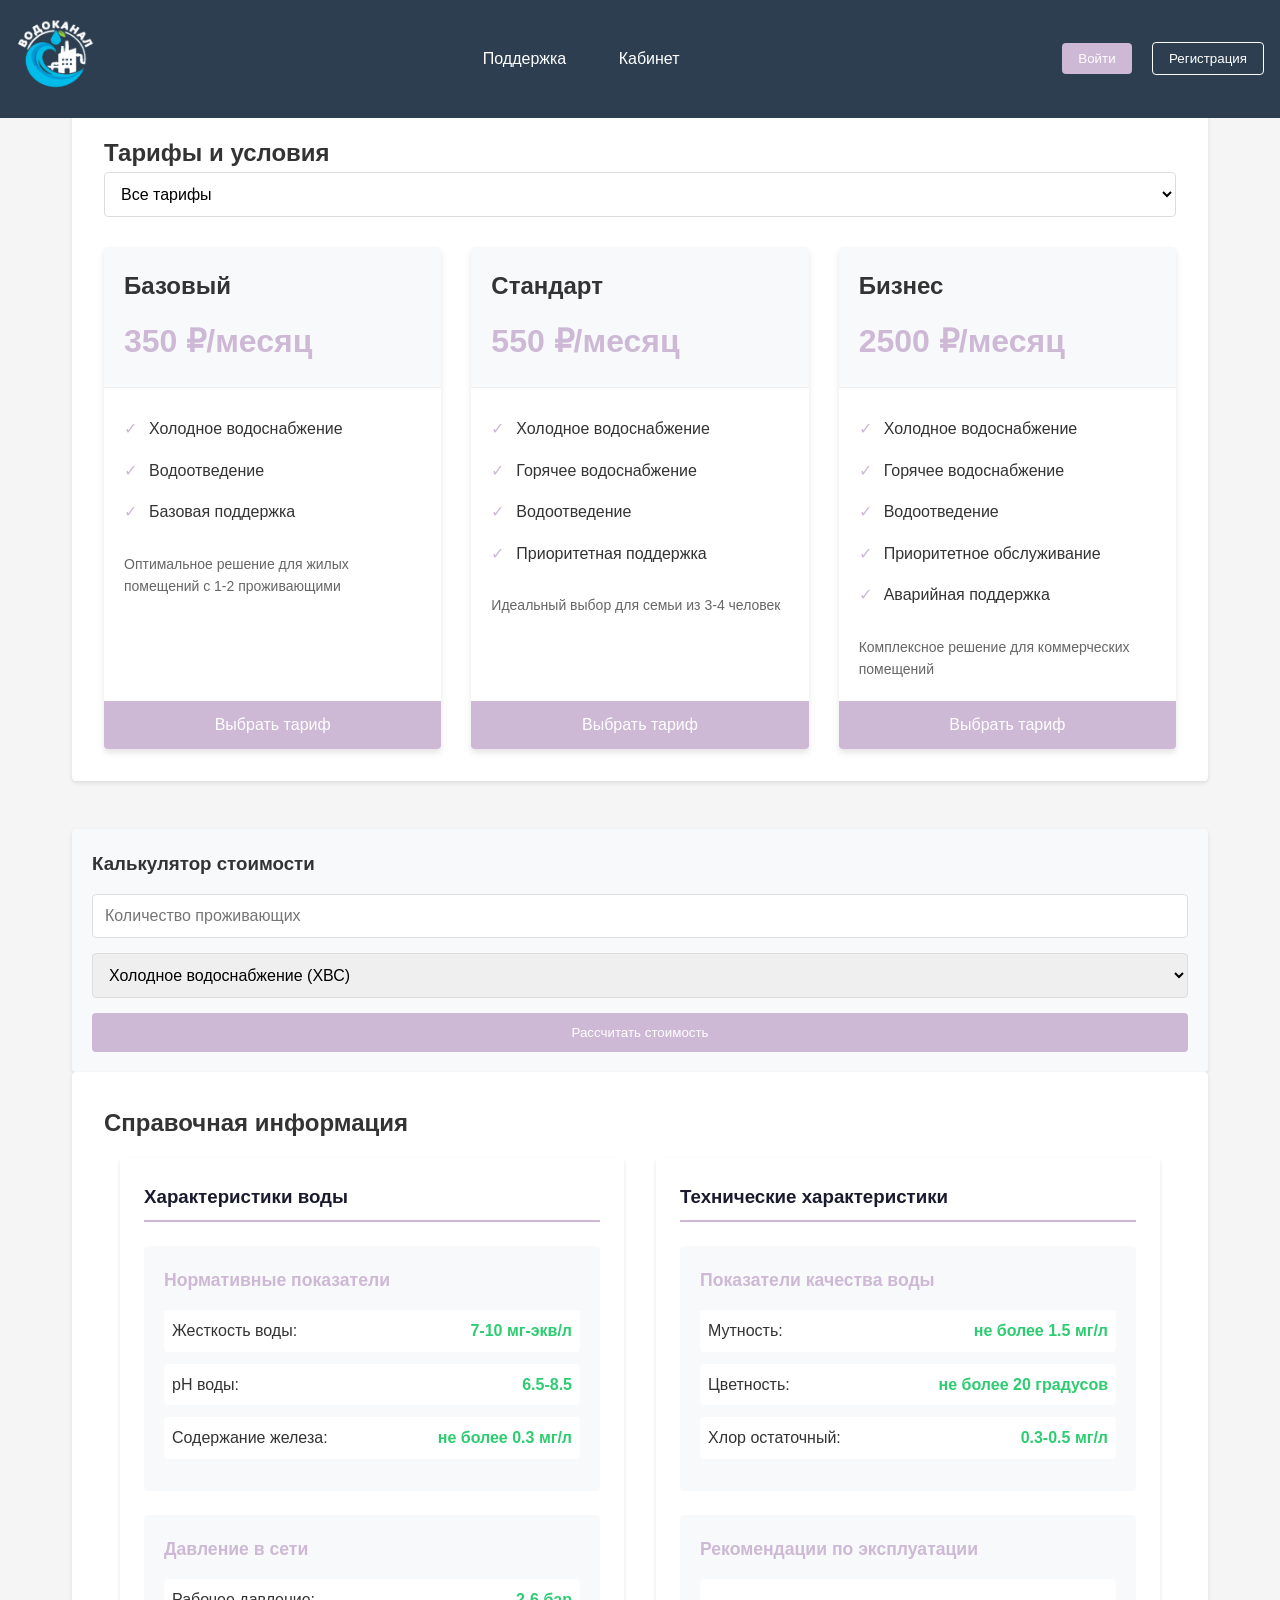
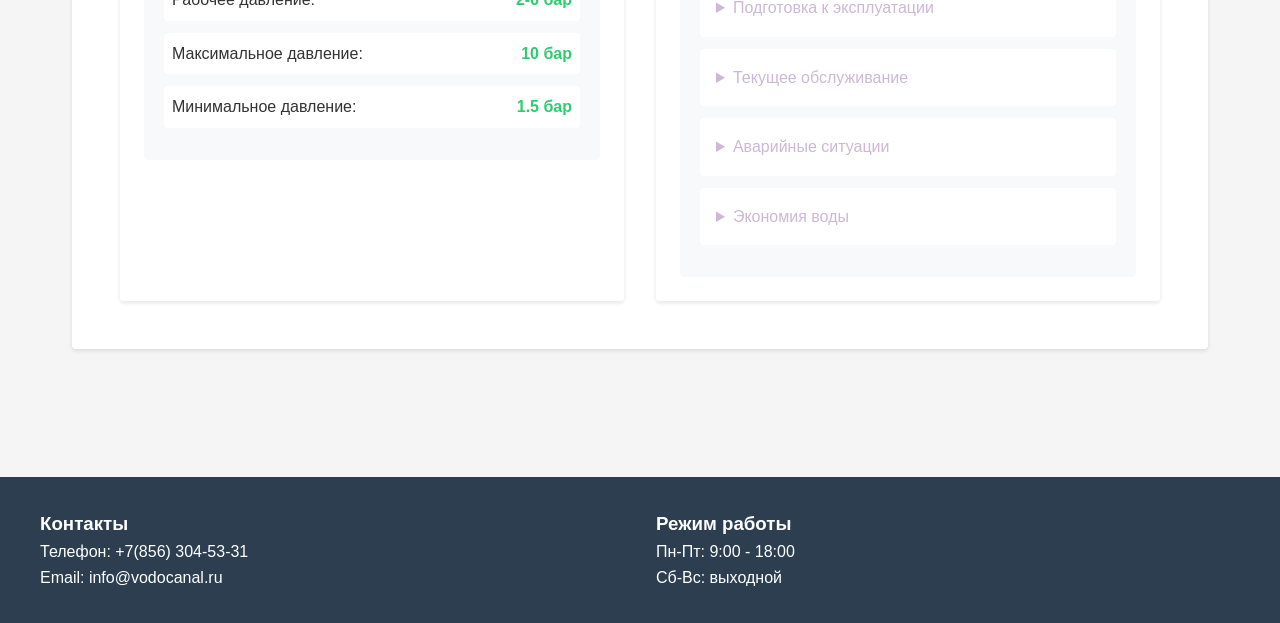
<file: index.html>
<!DOCTYPE html>
<html lang="ru">
<head>
    <meta charset="UTF-8">
    <meta name="viewport" content="width=device-width, initial-scale=1.0">
    <title>Центр водоснабжения - Личный кабинет</title>
    <link rel="stylesheet" href="css/styles.css">
    <link rel="stylesheet" href="css/info-section.css">
</head>
<body>
    <header class="header">
        <nav class="nav-main">
            <div class="logo-wrap">
                <a href="index.html" class="logo-pic">
                    <img src="img/logo.png" alt="logotype">
                </a>
                <!-- <div class="logo">Центр обслуживания</div> -->
            </div>
            
            <div class="nav-links">
                <!-- <a href="index.html" class="active">Главная</a> -->
                <!-- <a href="analytics.html">Аналитика</a> -->
                <a href="technicalSupport.html">Поддержка</a>
                <!-- <a href="requestProcessing.html">Запросы</a> -->
                <a href="account.html">Кабинет</a>
            </div>
            <div class="auth-buttons">
                <button id="loginBtn">Войти</button>
                <button id="registerBtn">Регистрация</button>
            </div>
            <button class="menu-toggle" id="menuToggle">
                <span></span>
                <span></span>
                <span></span>
            </button>
        </nav>
    </header>

    <main>
        <!-- Форма авторизации -->
        <div id="authForm" class="modal hidden">
            <div class="modal-content">
                <h2>Авторизация</h2>
                <form id="loginForm">
                    <input type="email" placeholder="Email" required>
                    <input type="password" placeholder="Пароль" required>
                    <button type="submit">Войти</button>
                </form>
            </div>
        </div>

        <!-- Форма регистрации -->
        <div id="registerForm" class="modal hidden">
            <div class="modal-content">
                <h2>Регистрация</h2>
                <form id="signupForm">
                    <input type="text" placeholder="ФИО" required>
                    <input type="email" placeholder="Email" required>
                    <input type="password" placeholder="Пароль" required>
                    <input type="text" placeholder="Номер лицевого счета" required>
                    <button type="submit">Зарегистрироваться</button>
                </form>
            </div>
        </div>

        <!-- Секция с тарифами -->
        <section id="tariffs" class="section">
            <h2>Тарифы и условия</h2>
            <div class="tariffs-controls">
                <div class="tariffs-filter">
                    <select id="tariffCategory" class="filter-select">
                        <option value="all">Все тарифы</option>
                        <option value="residential">Для жилых помещений</option>
                        <option value="commercial">Для коммерческих помещений</option>
                        <option value="industrial">Для промышленных объектов</option>
                    </select>
                </div>

            </div>
            <div class="tariffs-grid">
                <!-- Шаблон карточки тарифа -->
                <template id="tariffTemplate">
                    <div class="tariff-card">
                        <div class="tariff-header">
                            <h3 class="tariff-name"></h3>
                            <div class="tariff-price"></div>
                        </div>
                        <div class="tariff-content">
                            <ul class="tariff-features"></ul>
                            <div class="tariff-description"></div>
                        </div>
                        <button class="select-tariff-btn">Выбрать тариф</button>
                    </div>
                </template>
                <!-- Тарифы будут добавляться динамически с помощью JavaScript -->
            </div>
        </section>

        <div class="tariff-calculator">
            <h3>Калькулятор стоимости</h3>
            <div class="calculator-form">
                <input type="number" id="squareMeters" placeholder="Количество проживающих" min="1">
                <select id="heatingType">
                    <option value="cold">Холодное водоснабжение (ХВС)</option>
                    <option value="hot">Горячее водоснабжение (ГВС)</option>
                </select>
                <button id="calculateCost" class="calculate-btn">Рассчитать стоимость</button>
                <div id="calculationResult" class="calculation-result"></div>
            </div>
        </div>

        <!-- Справочная информация -->
        <section id="info" class="section">
            <h2>Справочная информация</h2>
            <div class="info-blocks">
                <div class="info-block">
                    <h3>Характеристики воды</h3>
                    <div class="info-content">
                        <div class="info-card">
                            <h4>Нормативные показатели</h4>
                            <ul>
                                <li>Жесткость воды: <span class="value">7-10 мг-экв/л</span></li>
                                <li>pH воды: <span class="value">6.5-8.5</span></li>
                                <li>Содержание железа: <span class="value">не более 0.3 мг/л</span></li>
                            </ul>
                        </div>
                        <div class="info-card">
                            <h4>Давление в сети</h4>
                            <ul>
                                <li>Рабочее давление: <span class="value">2-6 бар</span></li>
                                <li>Максимальное давление: <span class="value">10 бар</span></li>
                                <li>Минимальное давление: <span class="value">1.5 бар</span></li>
                            </ul>
                        </div>
                    </div>
                </div>
                <div class="info-block">
                    <h3>Технические характеристики</h3>
                    <div class="info-content">
                        <div class="info-card">
                            <h4>Показатели качества воды</h4>
                            <ul>
                                <li>Мутность: <span class="value">не более 1.5 мг/л</span></li>
                                <li>Цветность: <span class="value">не более 20 градусов</span></li>
                                <li>Хлор остаточный: <span class="value">0.3-0.5 мг/л</span></li>
                            </ul>
                        </div>
                        <div class="info-card">
                            <h4>Рекомендации по эксплуатации</h4>
                            <div class="recommendations">
                                <details>
                                    <summary>Подготовка к эксплуатации</summary>
                                    <ul>
                                        <li>Проверка герметичности системы водоснабжения и устранение протечек</li>
                                        <li>Промывка трубопроводов и фильтров</li>
                                        <li>Проверка работоспособности запорной арматуры</li>
                                        <li>Установка и калибровка счетчиков воды</li>
                                        <li>Проверка состояния изоляции труб</li>
                                    </ul>
                                </details>
                                <details>
                                    <summary>Текущее обслуживание</summary>
                                    <ul>
                                        <li>Ежемесячный контроль показаний счетчиков</li>
                                        <li>Регулярная проверка давления в системе</li>
                                        <li>Очистка аэраторов и смесителей</li>
                                        <li>Проверка состояния уплотнителей и прокладок</li>
                                        <li>Профилактический осмотр труб и фитингов</li>
                                    </ul>
                                </details>
                                <details>
                                    <summary>Аварийные ситуации</summary>
                                    <ul>
                                        <li>При обнаружении протечки:
                                            <ol>
                                                <li>Перекрыть запорную арматуру на аварийном участке</li>
                                                <li>Сообщить в аварийную службу</li>
                                                <li>Принять меры по предотвращению затопления</li>
                                            </ol>
                                        </li>
                                        <li>При снижении давления:
                                            <ol>
                                                <li>Проверить показания манометров</li>
                                                <li>Осмотреть систему на наличие утечек</li>
                                                <li>Проверить фильтры на загрязнение</li>
                                                <li>Вызвать специалиста при необходимости</li>
                                            </ol>
                                        </li>
                                        <li>При помутнении воды:
                                            <ol>
                                                <li>Проверить состояние фильтров</li>
                                                <li>Подать заявку на проверку качества воды</li>
                                                <li>Использовать фильтрованную воду для питья</li>
                                            </ol>
                                        </li>
                                    </ul>
                                </details>
                                <details>
                                    <summary>Экономия воды</summary>
                                    <ul>
                                        <li>Установка счетчиков воды для точного учета</li>
                                        <li>Использование водосберегающей арматуры</li>
                                        <li>Своевременный ремонт капающих кранов</li>
                                        <li>Установка аэраторов на смесители</li>
                                        <li>Контроль расхода воды бытовыми приборами</li>
                                    </ul>
                                </details>
                            </div>
                        </div>
                    </div>
                </div>
            </div>
        </section>

        <!-- Личный кабинет -->
        <section id="account" class="section hidden">
            <h2>Личный кабинет</h2>
            <div class="account-grid">
                <div class="account-block">
                    <h3>Баланс лицевого счета</h3>
                    <div id="accountBalance" class="balance-info">
                        <div class="balance-details">
                            <div class="balance-item">
                                <span class="label">Текущий баланс:</span>
                                <span class="amount" id="currentBalance">0.00 ₽</span>
                            </div>
                            <div class="balance-item">
                                <span class="label">К оплате до:</span>
                                <span class="date" id="paymentDueDate">01.01.2025</span>
                            </div>
                        </div>
                        <div class="quick-actions">
                            <button class="action-btn" id="payBtn">Оплатить</button>
                            <button class="action-btn" id="downloadReceiptBtn">Скачать квитанцию</button>
                        </div>
                    </div>
                </div>
                <div class="account-block">
                    <h3>История платежей и начислений</h3>
                    <div class="payment-controls">
                        <div class="payment-filter">
                            <select id="paymentType" class="filter-select">
                                <option value="all">Все операции</option>
                                <option value="payments">Платежи</option>
                                <option value="charges">Начисления</option>
                            </select>
                            <input type="month" id="paymentPeriod" class="period-select">
                        </div>
                        <div class="payment-sort">
                            <select id="paymentSort" class="sort-select">
                                <option value="date-desc">Сначала новые</option>
                                <option value="date-asc">Сначала старые</option>
                                <option value="amount-desc">По сумме (макс)</option>
                                <option value="amount-asc">По сумме (мин)</option>
                            </select>
                        </div>
                    </div>
                    <div id="paymentHistory" class="payment-history">
                        <table class="payment-table">
                            <thead>
                                <tr>
                                    <th>Дата</th>
                                    <th>Тип</th>
                                    <th>Описание</th>
                                    <th>Сумма</th>
                                    <th>Статус</th>
                                </tr>
                            </thead>
                            <tbody id="paymentHistoryBody">
                                <!-- Данные будут добавлены динамически с помощью JavaScript -->
                            </tbody>
                        </table>
                    </div>
                    <div class="pagination">
                        <button id="prevPage" class="page-btn" disabled>Назад</button>
                        <span id="currentPage">Страница 1 из 1</span>
                        <button id="nextPage" class="page-btn" disabled>Вперед</button>
                    </div>
                </div>
                <div class="account-block">
                    <h3>Подать заявку</h3>
                    <form id="requestForm">
                        <select id="requestType" required>
                            <option value="">Выберите тип заявки</option>
                            <option value="repair">Ремонтные работы</option>
                            <option value="verification">Поверка приборов учета</option>
                            <option value="replacement">Замена оборудования</option>
                        </select>
                        <textarea placeholder="Описание проблемы" required></textarea>
                        <button type="submit">Отправить заявку</button>
                    </form>
                </div>
            </div>
        </section>
    </main>

    <footer class="footer">
        <div class="footer-content">
            <div class="contact-info">
                <h3>Контакты</h3>
                <p>Телефон: +7(856) 304-53-31</p>
                <p>Email: info@vodocanal.ru</p>
            </div>
            <div class="working-hours">
                <h3>Режим работы</h3>
                <p>Пн-Пт: 9:00 - 18:00</p>
                <p>Сб-Вс: выходной</p>
            </div>
        </div>
    </footer>

    <script src="js/main.js"></script>
    <script src="js/tariffs.js"></script>
    <script src="js/mobile-menu.js"></script>
</body>
</html>
</file>
<file: css/styles.css>
/* Общие стили */
* {
    margin: 0;
    padding: 0;
    box-sizing: border-box;
}

body {
    font-family: 'Segoe UI', Tahoma, Geneva, Verdana, sans-serif;
    line-height: 1.6;
    color: #333;
    background-color: #f5f5f5;
}

/* Шапка сайта */
.header {
    background-color: #2c3e50;
    padding: 1rem;
    position: fixed;
    width: 100%;
    top: 0;
    z-index: 100;
}

.nav-main {
    display: flex;
    justify-content: space-between;
    align-items: center;
    max-width: 1270px;
    margin: 0 auto;
    position: relative;
}

/* Кнопка меню-бургер */
.menu-toggle {
    display: none;
    flex-direction: column;
    justify-content: space-between;
    width: 30px;
    height: 21px;
    background: transparent;
    border: none;
    cursor: pointer;
    padding: 0;
    z-index: 10;
}

.menu-toggle span {
    width: 100%;
    height: 3px;
    background-color: white;
    border-radius: 3px;
    transition: all 0.3s linear;
}

@media (max-width: 768px) {
    .menu-toggle {
        display: flex;
    }

    .menu-toggle.active span:first-child {
        transform: rotate(45deg) translate(6px, 6px);
    }

    .menu-toggle.active span:nth-child(2) {
        opacity: 0;
    }

    .menu-toggle.active span:last-child {
        transform: rotate(-45deg) translate(6px, -6px);
    }

    .nav-links {
        display: flex;
        position: absolute;
        top: 100%;
        left: 0;
        width: 100%;
        background-color: #2c3e50;
        padding: 1rem;
        flex-direction: column;
        align-items: center;
        gap: 1rem;
        transform: translateY(-100%);
        opacity: 0;
        visibility: hidden;
        transition: all 0.3s ease-in-out;
    }

    .nav-links.active {
        transform: translateY(0);
        opacity: 1;
        visibility: visible;
    }

    .nav-links a {
        width: 100%;
        text-align: center;
        padding: 0.8rem;
        margin: 0;
        border-radius: 4px;
    }

    .nav-links a:hover {
        background-color: #cdb8d5;
        color: white;
    }
}

.logo {
    color: white;
    font-size: 1rem;
    font-weight: bold;
}

.nav-links a {
    color: white;
    text-decoration: none;
    margin: 0 1rem;
    padding: 0.5rem;
    transition: color 0.3s;
}

.nav-links a:hover {
    color: #cdb8d5;
}

/* Кнопки авторизации */
.auth-buttons button {
    padding: 0.5rem 1rem;
    margin-left: 1rem;
    border: none;
    border-radius: 4px;
    cursor: pointer;
    transition: background-color 0.3s;
}

#loginBtn {
    background-color: #cdb8d5;
    color: white;
}

#registerBtn {
    background-color: transparent;
    border: 1px solid white;
    color: white;
}

/* Основной контент */
main {
    margin-top: 70px;
    padding: 2rem;
    max-width: 1200px;
    margin-left: auto;
    margin-right: auto;
}

/* Адаптивные стили для основных компонентов */
@media (max-width: 1024px) {
    main {
        padding: 1.5rem;
    }

    .section {
        padding: 1.5rem;
    }

    .tariffs-grid {
        grid-template-columns: repeat(2, 1fr);
        gap: 1.5rem;
    }
}

@media (max-width: 768px) {
    main {
        margin-top: 60px;
        padding: 1rem;
    }

    .section {
        padding: 1rem;
        margin-bottom: 2rem;
    }

    .tariffs-grid {
        grid-template-columns: 1fr;
    }

    .modal-content {
        width: 90%;
        padding: 1.5rem;
    }

    .auth-buttons {
        display: flex;
        gap: 0.5rem;
    }

    .auth-buttons button {
        padding: 0.4rem 0.8rem;
        font-size: 0.9rem;
    }
}

@media (max-width: 480px) {
    main {
        padding: 0.8rem;
    }

    .section {
        padding: 0.8rem;
        margin-bottom: 1.5rem;
    }

    h2 {
        font-size: 1.5rem;
        margin-bottom: 1rem;
    }

    .modal-content {
        padding: 1rem;
    }

    .auth-buttons button {
        padding: 0.3rem 0.6rem;
        font-size: 0.8rem;
    }

    .tariff-calculator {
        padding: 1rem;
    }

    .calculator-form input,
    .calculator-form select {
        padding: 0.8rem;
        font-size: 0.9rem;
    }
}

/* Модальные окна */
.modal {
    position: fixed;
    top: 0;
    left: 0;
    width: 100%;
    height: 100%;
    background-color: rgba(0, 0, 0, 0.5);
    display: flex;
    justify-content: center;
    align-items: center;
    z-index: 1000;
}

.modal-content {
    background-color: white;
    padding: 2rem;
    border-radius: 4px;
    width: 100%;
    max-width: 400px;
}

.modal form {
    display: flex;
    flex-direction: column;
    gap: 1rem;
}

.modal input,
.modal select,
.modal textarea {
    padding: 0.5rem;
    border: 1px solid #ddd;
    border-radius: 4px;
}

.modal button {
    background-color: #cdb8d5;
    color: white;
    padding: 0.5rem;
    border: none;
    border-radius: 4px;
    cursor: pointer;
}

/* Секции */
.section {
    margin-bottom: 3rem;
    padding: 2rem;
    background-color: white;
    border-radius: 4px;
    box-shadow: 0 2px 4px rgba(0, 0, 0, 0.1);
}

/* Стили для секции тарифов */
.tariffs-controls {
    margin-bottom: 30px;
    display: flex;
    flex-wrap: wrap;
    gap: 20px;
    justify-content: space-between;
    align-items: flex-start;
}

.tariffs-filter {
    flex: 1;
    min-width: 250px;
}

.filter-select {
    width: 100%;
    padding: 12px;
    border: 1px solid #ddd;
    border-radius: 4px;
    font-size: 16px;
    background-color: white;
    cursor: pointer;
}

.tariff-calculator {
    flex: 2;
    min-width: 300px;
    background-color: #f8f9fa;
    padding: 20px;
    border-radius: 4px;
    box-shadow: 0 2px 4px rgba(0,0,0,0.1);
}

.calculator-form {
    display: grid;
    gap: 15px;
    margin-top: 15px;
}

.calculator-form input,
.calculator-form select {
    padding: 12px;
    border: 1px solid #ddd;
    border-radius: 4px;
    font-size: 16px;
}

.calculate-btn {
    background-color: #cdb8d5;
    color: white;
    border: none;
    padding: 12px 24px;
    border-radius: 4px;
    cursor: pointer;
    transition: background-color 0.3s;
}

.calculate-btn:hover {
    background-color: #b39ddb;
}

.calculation-result {
    margin-top: 15px;
    padding: 15px;
    background-color: white;
    border-radius: 4px;
    border: 1px solid #ddd;
    display: none;
}

.calculation-result.active {
    display: block;
}

.tariffs-grid {
    display: grid;
    grid-template-columns: repeat(auto-fit, minmax(300px, 1fr));
    gap: 30px;
    margin-top: 30px;
}

.tariff-card {
    background-color: white;
    border-radius: 4px;
    box-shadow: 0 4px 6px rgba(0,0,0,0.1);
    overflow: hidden;
    transition: transform 0.3s, box-shadow 0.3s;
    display: flex;
    flex-direction: column;
    min-height: 400px;
}

.tariff-card:hover {
    transform: translateY(-5px);
    box-shadow: 0 6px 12px rgba(0,0,0,0.15);
}

.tariff-header {
    background-color: #f8f9fa;
    padding: 20px;
    border-bottom: 1px solid #eee;
}

.tariff-name {
    margin: 0;
    color: #333;
    font-size: 24px;
}

.tariff-price {
    font-size: 32px;
    color: #cdb8d5;
    margin-top: 10px;
    font-weight: bold;
}

.tariff-content {
    padding: 20px;
    flex-grow: 1;
}

.tariff-features {
    list-style: none;
    padding: 0;
    margin: 0 0 20px 0;
}

.tariff-features li {
    padding: 8px 0;
    position: relative;
    padding-left: 25px;
}

.tariff-features li:before {
    content: '✓';
    position: absolute;
    left: 0;
    color: #cdb8d5;
}

.tariff-description {
    color: #666;
    font-size: 14px;
    line-height: 1.6;
}

.select-tariff-btn {
    width: 100%;
    padding: 15px;
    background-color: #cdb8d5;
    color: white;
    border: none;
    font-size: 16px;
    cursor: pointer;
    transition: background-color 0.3s;
}

.select-tariff-btn:hover {
    background-color: #b39ddb;
}
.active{
    color: #cdb8d5 !important;
}
@media (max-width: 768px) {
    .tariffs-controls {
        flex-direction: column;
    }

    .tariffs-filter,
    .tariff-calculator {
        width: 100%;
    }

    .tariff-card {
        margin-bottom: 20px;
    }
}

/* Информационные блоки */
.info-blocks {
    display: grid;
    grid-template-columns: repeat(auto-fit, minmax(300px, 1fr));
    gap: 2rem;
}

.info-block {
    padding: 1.5rem;
    background-color: #f8f9fa;
    border-radius: 4px;
}

/* Личный кабинет */
.account-grid {
    display: grid;
    grid-template-columns: repeat(auto-fit, minmax(300px, 1fr));
    gap: 2rem;
}

.account-block {
    padding: 1.5rem;
    background-color: #f8f9fa;
    border-radius: 4px;
}

#requestForm {
    display: flex;
    flex-direction: column;
    gap: 1rem;
}

/* Подвал */
.footer {
    background-color: #2c3e50;
    color: white;
    padding: 2rem;
    margin-top: 3rem;
}

.footer-content {
    max-width: 1200px;
    margin: 0 auto;
    display: grid;
    grid-template-columns: repeat(auto-fit, minmax(200px, 1fr));
    gap: 2rem;
}

/* Утилиты */
.hidden {
    display: none;
}

/* Адаптивный дизайн */
@media (max-width: 768px) {
    .nav-main {
        /* flex-direction: column; */
        gap: 1rem;
    }

    .nav-links {
        display: flex;
        flex-direction: column;
        align-items: center;
        gap: 0.5rem;
    }

    .auth-buttons {
        display: flex;
        gap: 1rem;
    }

    .auth-buttons button {
        margin: 0;
    }

    main {
        padding: 1rem;
    }

    .section {
        padding: 1rem;
        margin-top: 20px;
    }
}

.logo-pic{
    width: 100px;
}
.logo-wrap{
    display: flex;
    align-items: center;
}

.logo-wrap img{
    width: 80%;
    border-radius: 100%;
    margin-right: 10px;
}
</file>
<file: css/info-section.css>
.info-blocks {
    display: grid;
    gap: 2rem;
    padding: 1rem;
    max-width: 1200px;
    margin: 0 auto;
}

.info-block {
    background: #fff;
    border-radius: 4px;
    box-shadow: 0 2px 4px rgba(0, 0, 0, 0.1);
    padding: 1.5rem;
}

.info-block h3 {
    color: #1a1a2e;
    margin-bottom: 1.5rem;
    padding-bottom: 0.5rem;
    border-bottom: 2px solid #cdb8d5;
}

.info-content {
    display: grid;
    gap: 1.5rem;
}

.info-card {
    background: #f8f9fa;
    border-radius: 4px;
    padding: 1.25rem;
    transition: transform 0.2s ease;
}

.info-card:hover {
    transform: translateY(-2px);
}

.info-card h4 {
    color: #cdb8d5;
    margin-bottom: 1rem;
    font-size: 1.1rem;
}

.info-card ul {
    list-style: none;
    padding: 0;
    margin: 0;
}

.info-card li {
    margin-bottom: 0.75rem;
    display: flex;
    justify-content: space-between;
    align-items: center;
    padding: 0.5rem;
    background: #fff;
    border-radius: 4px;
}

.info-card .value {
    color: #2ecc71;
    font-weight: 600;
}

.recommendations details {
    margin-bottom: 0.75rem;
    background: #fff;
    border-radius: 4px;
    padding: 0.5rem;
}

.recommendations summary {
    cursor: pointer;
    padding: 0.5rem;
    color: #cdb8d5;
    font-weight: 500;
}

.recommendations p {
    padding: 0.75rem;
    margin: 0;
    color: #666;
    line-height: 1.5;
}

@media (min-width: 768px) {
    .info-blocks {
        grid-template-columns: repeat(2, 1fr);
    }
    
    .info-content {
        grid-template-columns: repeat(auto-fit, minmax(250px, 1fr));
    }
}
</file>
